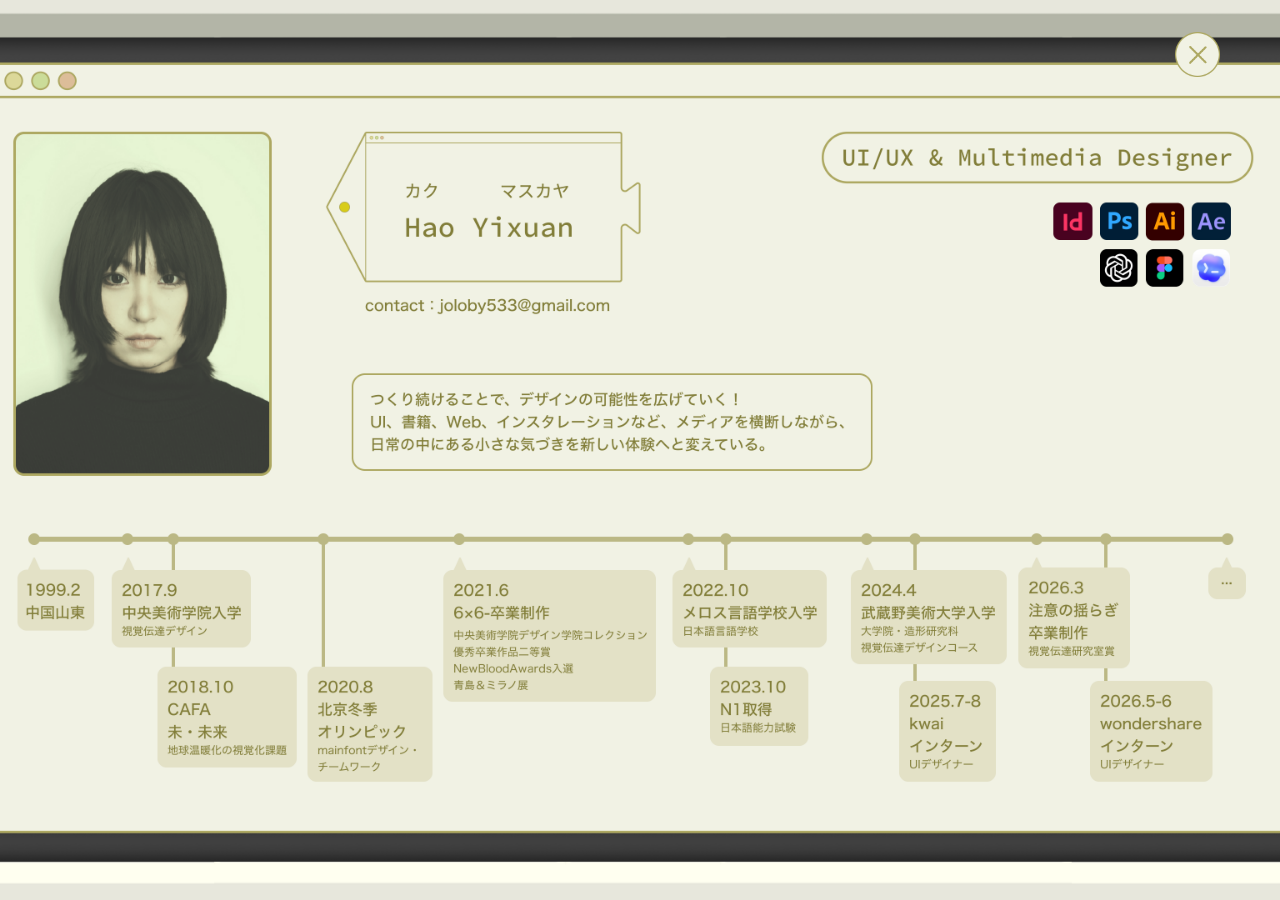
<file: about.html>
<!DOCTYPE html>
<html lang="en">
  <head>
    <meta charset="UTF-8" />
    <meta name="viewport" content="width=device-width, initial-scale=1.0" />
    <title>About Me / Hao Yixuan</title>
    <link rel="stylesheet" href="css/about.css?v=about-05" />
  </head>
  <body>
    <main class="about-page" aria-label="About Hao Yixuan">
      <img class="about-image" src="assets/aboutme-page.png" alt="About Me" />

      <a class="about-close" href="index.html" aria-label="Close About Me page"></a>
    </main>
  </body>
</html>
</file>
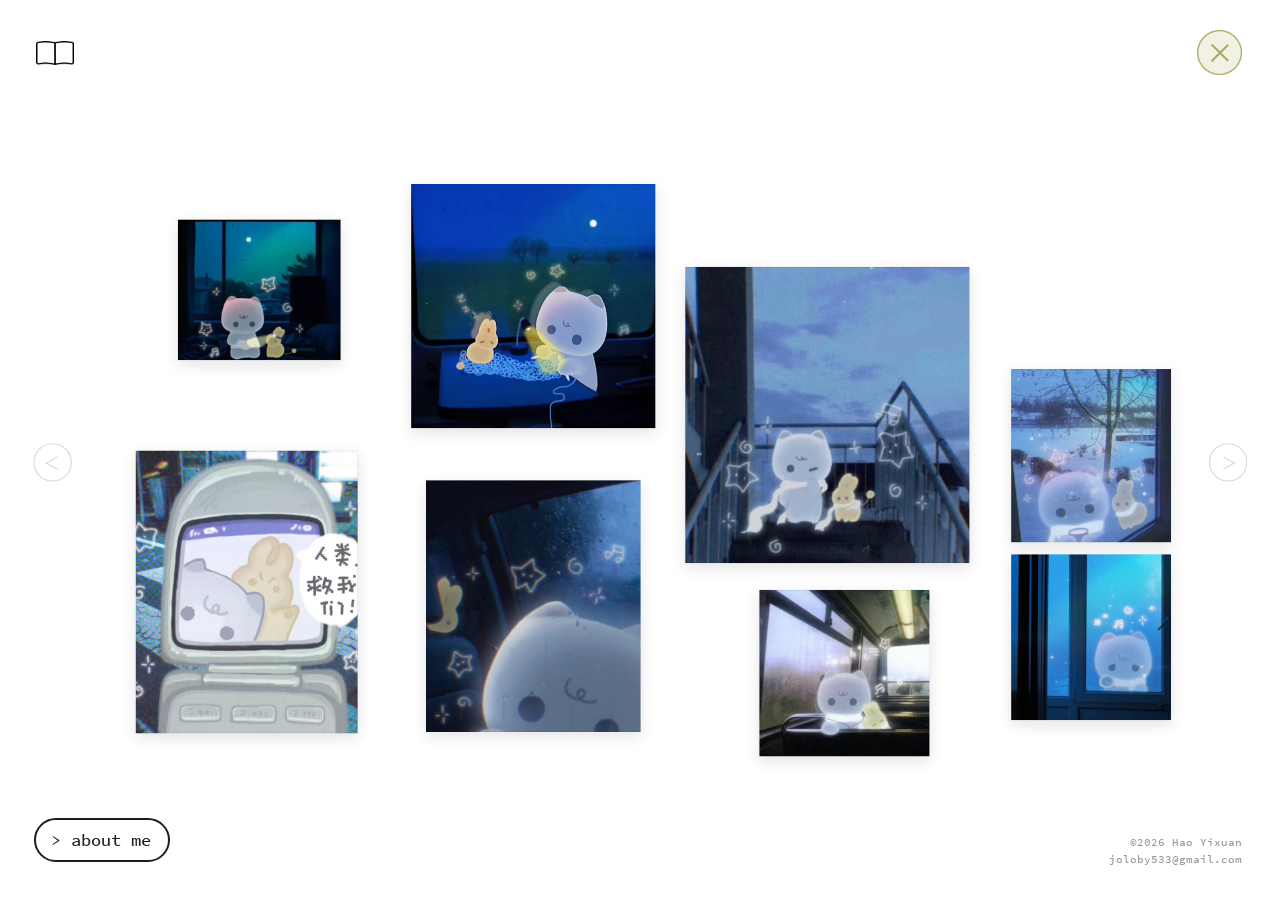
<file: otherworks.html>
<!DOCTYPE html>
<html lang="en">
  <head>
    <meta charset="UTF-8" />
    <meta name="viewport" content="width=device-width, initial-scale=1.0" />
    <title>Other Works / Hao Yixuan</title>
    <link rel="stylesheet" href="css/otherworks.css?v=otherworks-07" />
  </head>
  <body>
    <main class="otherworks-page" aria-label="Other works">
      <header class="fixed-edge-ui" aria-label="Primary navigation">
        <button class="edge-icon menu-toggle" type="button" aria-label="Open menu" aria-expanded="false">
          <img src="assets/icon-menu.png" alt="" />
        </button>

        <a class="edge-icon works-index" href="works.html" aria-label="Open works index">
          <img src="assets/icon-works-index.png" alt="" />
        </a>

        <nav class="menu-panel" aria-label="Menu">
          <a href="otherworks.html">other works</a>
          <a href="mailto:joloby533@gmail.com">contact</a>
        </nav>

        <a class="about-button" href="about.html"> &gt; about me </a>

        <footer class="site-footer">
          <p>©2026 Hao Yixuan</p>
          <a href="#" data-copy-email="joloby533@gmail.com">joloby533@gmail.com</a>
        </footer>
      </header>

      <section class="otherworks-stage" aria-label="Other works collage">
        <button class="otherworks-nav otherworks-nav-left" type="button" aria-label="Previous media">
          <img src="assets/works-detail-icon-left.svg" alt="" />
        </button>

        <div class="otherworks-collage otherworks-page-panel is-active" aria-label="Animation collage">
          <button
            class="otherworks-card otherworks-card-01"
            type="button"
            data-video-src="assets/otherworks-video-1.mp4"
            data-poster-src="assets/otherworks-video-poster-1.png"
            aria-label="Open other work video 1"
          >
            <video muted loop playsinline preload="metadata" poster="assets/otherworks-video-poster-1.png"></video>
          </button>

          <button
            class="otherworks-card otherworks-card-02"
            type="button"
            data-video-src="assets/otherworks-video-2.mp4"
            data-poster-src="assets/otherworks-video-poster-2.png"
            aria-label="Open other work video 2"
          >
            <video muted loop playsinline preload="metadata" poster="assets/otherworks-video-poster-2.png"></video>
          </button>

          <button
            class="otherworks-card otherworks-card-03"
            type="button"
            data-video-src="assets/otherworks-video-3.mp4"
            data-poster-src="assets/otherworks-video-poster-3.png"
            aria-label="Open other work video 3"
          >
            <video muted loop playsinline preload="metadata" poster="assets/otherworks-video-poster-3.png"></video>
          </button>

          <button
            class="otherworks-card otherworks-card-04"
            type="button"
            data-video-src="assets/otherworks-video-4.mp4"
            data-poster-src="assets/otherworks-video-poster-4.png"
            aria-label="Open other work video 4"
          >
            <video muted loop playsinline preload="metadata" poster="assets/otherworks-video-poster-4.png"></video>
          </button>

          <button
            class="otherworks-card otherworks-card-05"
            type="button"
            data-video-src="assets/otherworks-video-5.mp4"
            data-poster-src="assets/otherworks-video-poster-5.png"
            aria-label="Open other work video 5"
          >
            <video muted loop playsinline preload="metadata" poster="assets/otherworks-video-poster-5.png"></video>
          </button>

          <button
            class="otherworks-card otherworks-card-06"
            type="button"
            data-video-src="assets/otherworks-video-6.mp4"
            data-poster-src="assets/otherworks-video-poster-6.png"
            aria-label="Open other work video 6"
          >
            <video muted loop playsinline preload="metadata" poster="assets/otherworks-video-poster-6.png"></video>
          </button>

          <button
            class="otherworks-card otherworks-card-07"
            type="button"
            data-video-src="assets/otherworks-video-7.mp4"
            data-poster-src="assets/otherworks-video-poster-7.png"
            aria-label="Open other work video 7"
          >
            <video muted loop playsinline preload="metadata" poster="assets/otherworks-video-poster-7.png"></video>
          </button>

          <button
            class="otherworks-card otherworks-card-08"
            type="button"
            data-video-src="assets/otherworks-video-8.mp4"
            data-poster-src="assets/otherworks-video-poster-8.png"
            aria-label="Open other work video 8"
          >
            <video muted loop playsinline preload="metadata" poster="assets/otherworks-video-poster-8.png"></video>
          </button>
        </div>

        <div class="otherworks-collage otherworks-pic-collage otherworks-page-panel" aria-label="Picture collage">
          <figure class="otherworks-pic otherworks-pic-01">
            <img src="assets/otherworks-pic-1.png" alt="Other works picture 1" loading="lazy" />
          </figure>

          <figure class="otherworks-pic otherworks-pic-02">
            <img src="assets/otherworks-pic-2.png" alt="Other works picture 2" loading="lazy" />
          </figure>

          <figure class="otherworks-pic otherworks-pic-03">
            <img src="assets/otherworks-pic-3.png" alt="Other works picture 3" loading="lazy" />
          </figure>

          <figure class="otherworks-pic otherworks-pic-04">
            <img src="assets/otherworks-pic-4.jpg" alt="Other works picture 4" loading="lazy" />
          </figure>

          <figure class="otherworks-pic otherworks-pic-05">
            <img src="assets/otherworks-pic-5.JPG" alt="Other works picture 5" loading="lazy" />
          </figure>
        </div>

        <button class="otherworks-nav otherworks-nav-right" type="button" aria-label="Next media">
          <img src="assets/works-detail-icon-right.svg" alt="" />
        </button>
      </section>

      <a class="otherworks-close" href="index.html" aria-label="Close other works"></a>

      <div class="otherworks-modal" aria-hidden="true">
        <button class="otherworks-modal-backdrop" type="button" aria-label="Close video"></button>
        <div class="otherworks-modal-window" role="dialog" aria-modal="true" aria-label="Other works video preview">
          <video class="otherworks-modal-video" muted loop playsinline></video>
          <button class="otherworks-sound-toggle" type="button" aria-pressed="false">sound off</button>
        </div>
      </div>
    </main>

    <script src="js/otherworks.js?v=otherworks-06"></script>
  </body>
</html>
</file>
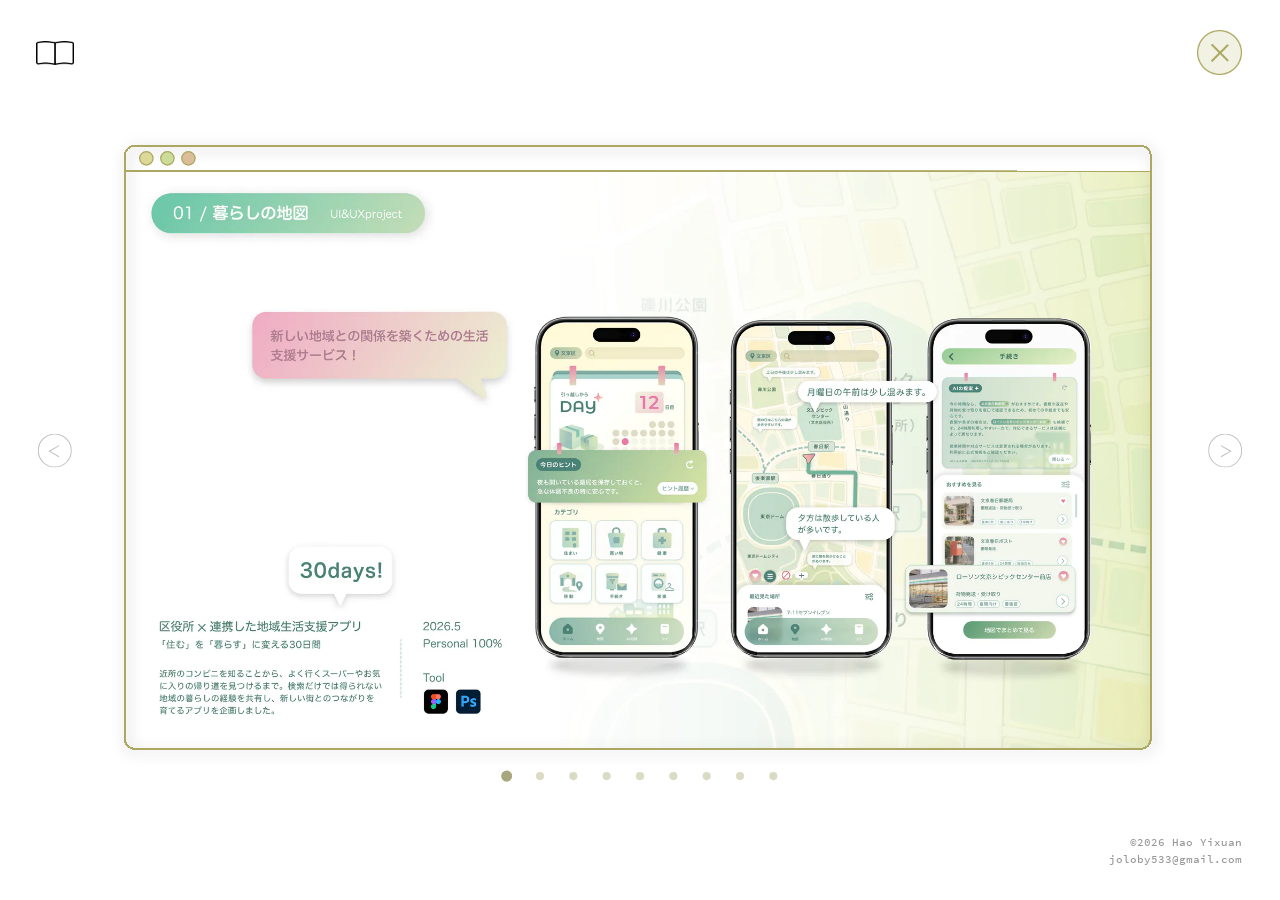
<file: project-01.html>
<!DOCTYPE html>
<html lang="en">
  <head>
    <meta charset="UTF-8" />
    <meta name="viewport" content="width=device-width, initial-scale=1.0" />
    <title>暮らしの地図 / Hao Yixuan Portfolio 2026</title>
    <link rel="stylesheet" href="css/project-detail.css?v=project-detail-11" />
  </head>
  <body>
    <main class="project-detail-page" aria-label="暮らしの地図 project detail">
      <header class="fixed-edge-ui" aria-label="Primary navigation">
        <button class="edge-icon menu-toggle" type="button" aria-label="Open menu" aria-expanded="false">
          <img src="assets/icon-menu.png" alt="" />
        </button>

        <a class="edge-icon works-index" href="works.html" aria-label="Open works index">
          <img src="assets/icon-works-index.png" alt="" />
        </a>

        <nav class="menu-panel" aria-label="Menu">
          <a href="works.html">other works</a>
          <a href="mailto:joloby533@gmail.com">contact</a>
        </nav>

        <a class="about-button" href="about.html"> &gt; about me </a>

        <footer class="site-footer">
          <p>©2026 Hao Yixuan</p>
          <a href="#" data-copy-email="joloby533@gmail.com">joloby533@gmail.com</a>
        </footer>
      </header>

      <section
        class="works-detail-stage"
        aria-label="暮らしの地図 project images"
        data-project-title="暮らしの地図"
      data-images="assets/optimized/works-detail-kurashi-1.webp, assets/optimized/works-detail-kurashi-2.webp, assets/optimized/works-detail-kurashi-2-1.webp, assets/optimized/works-detail-kurashi-3.webp, assets/optimized/works-detail-kurashi-3-1.webp, assets/optimized/works-detail-kurashi-4.webp, assets/optimized/works-detail-kurashi-5.webp, assets/optimized/works-detail-kurashi-6.webp, assets/optimized/works-detail-kurashi-7.webp"
      >
        <button class="works-detail-nav works-detail-nav-left" type="button" aria-label="Previous project image">
          <img src="assets/works-detail-icon-left.svg" alt="" />
        </button>

        <div class="works-detail-frame-wrap">
          <div class="works-detail-viewport">
            <div class="works-detail-scroll-area">
              <img class="works-detail-image" src="assets/optimized/works-detail-kurashi-1.webp" alt="暮らしの地図 page 1" loading="eager" fetchpriority="high" decoding="async" />
            </div>
          </div>

          <img class="works-detail-frame" src="assets/frame.svg" alt="" />
        </div>

        <button class="works-detail-nav works-detail-nav-right" type="button" aria-label="Next project image">
          <img src="assets/works-detail-icon-right.svg" alt="" />
        </button>

        <a class="works-detail-close" href="index.html" aria-label="Close project detail"></a>
      </section>
    </main>

    <script src="js/project-detail.js?v=project-detail-06"></script>
  </body>
</html>
</file>
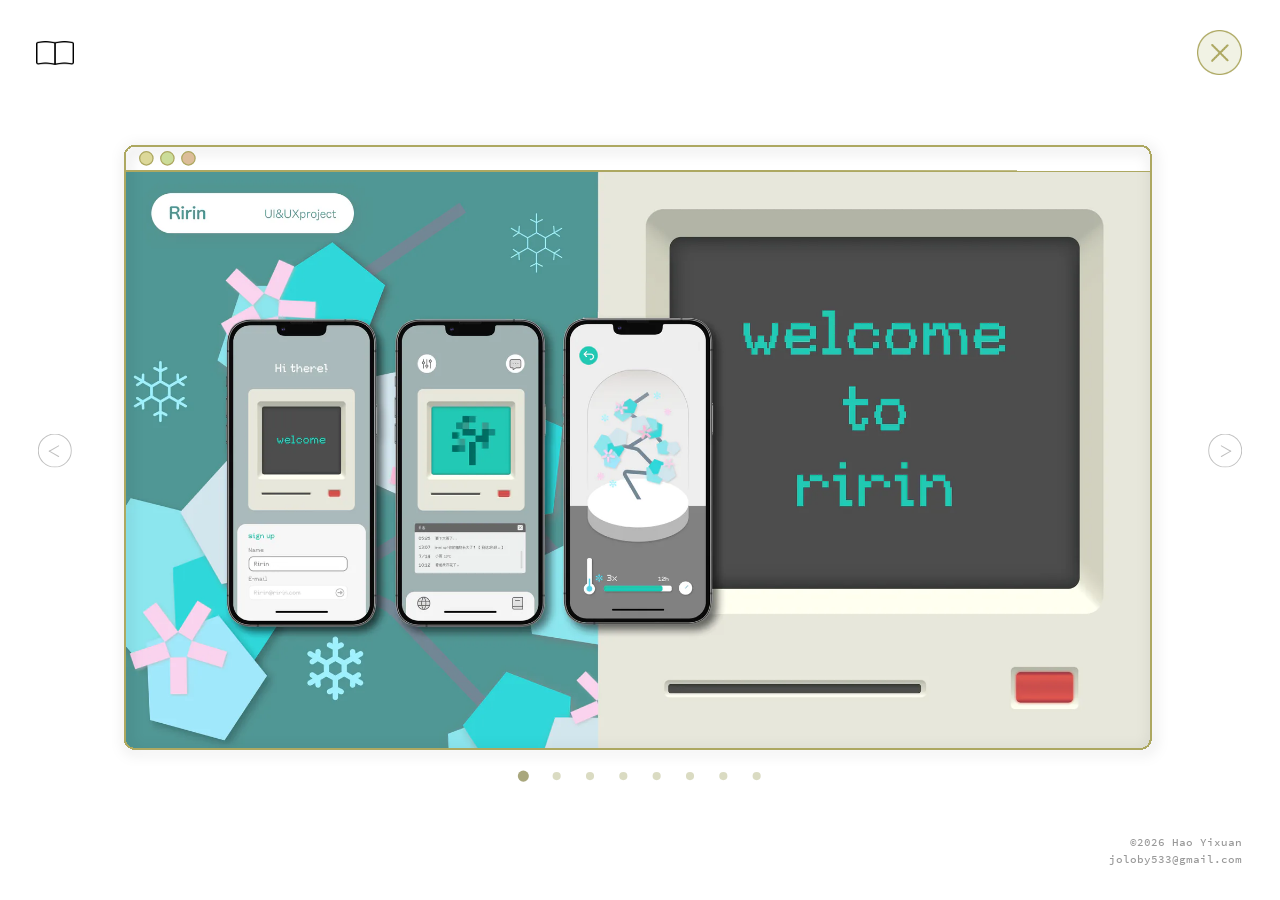
<file: project-02.html>
<!DOCTYPE html>
<html lang="en">
  <head>
    <meta charset="UTF-8" />
    <meta name="viewport" content="width=device-width, initial-scale=1.0" />
    <title>Ririn / Hao Yixuan Portfolio 2026</title>
    <link rel="stylesheet" href="css/project-detail.css?v=project-detail-11" />
  </head>
  <body>
    <main class="project-detail-page" aria-label="Ririn project detail">
      <header class="fixed-edge-ui" aria-label="Primary navigation">
        <button class="edge-icon menu-toggle" type="button" aria-label="Open menu" aria-expanded="false">
          <img src="assets/icon-menu.png" alt="" />
        </button>

        <a class="edge-icon works-index" href="works.html" aria-label="Open works index">
          <img src="assets/icon-works-index.png" alt="" />
        </a>

        <nav class="menu-panel" aria-label="Menu">
          <a href="works.html">other works</a>
          <a href="mailto:joloby533@gmail.com">contact</a>
        </nav>

        <a class="about-button" href="about.html"> &gt; about me </a>

        <footer class="site-footer">
          <p>©2026 Hao Yixuan</p>
          <a href="#" data-copy-email="joloby533@gmail.com">joloby533@gmail.com</a>
        </footer>
      </header>

      <section class="works-detail-stage" aria-label="Ririn project images">
        <button class="works-detail-nav works-detail-nav-left" type="button" aria-label="Previous project image">
          <img src="assets/works-detail-icon-left.svg" alt="" />
        </button>

        <div class="works-detail-frame-wrap">
          <div class="works-detail-viewport">
            <div class="works-detail-scroll-area">
              <img class="works-detail-image" src="assets/optimized/works-detail-ririn-1.webp" alt="Ririn project page 1" loading="eager" fetchpriority="high" decoding="async" />
            </div>
          </div>

          <img class="works-detail-frame" src="assets/frame.svg" alt="" />
        </div>

        <button class="works-detail-nav works-detail-nav-right" type="button" aria-label="Next project image">
          <img src="assets/works-detail-icon-right.svg" alt="" />
        </button>

        <a class="works-detail-close" href="index.html" aria-label="Close project detail"></a>
      </section>
    </main>

    <script src="js/project-detail.js?v=project-detail-06"></script>
  </body>
</html>
</file>
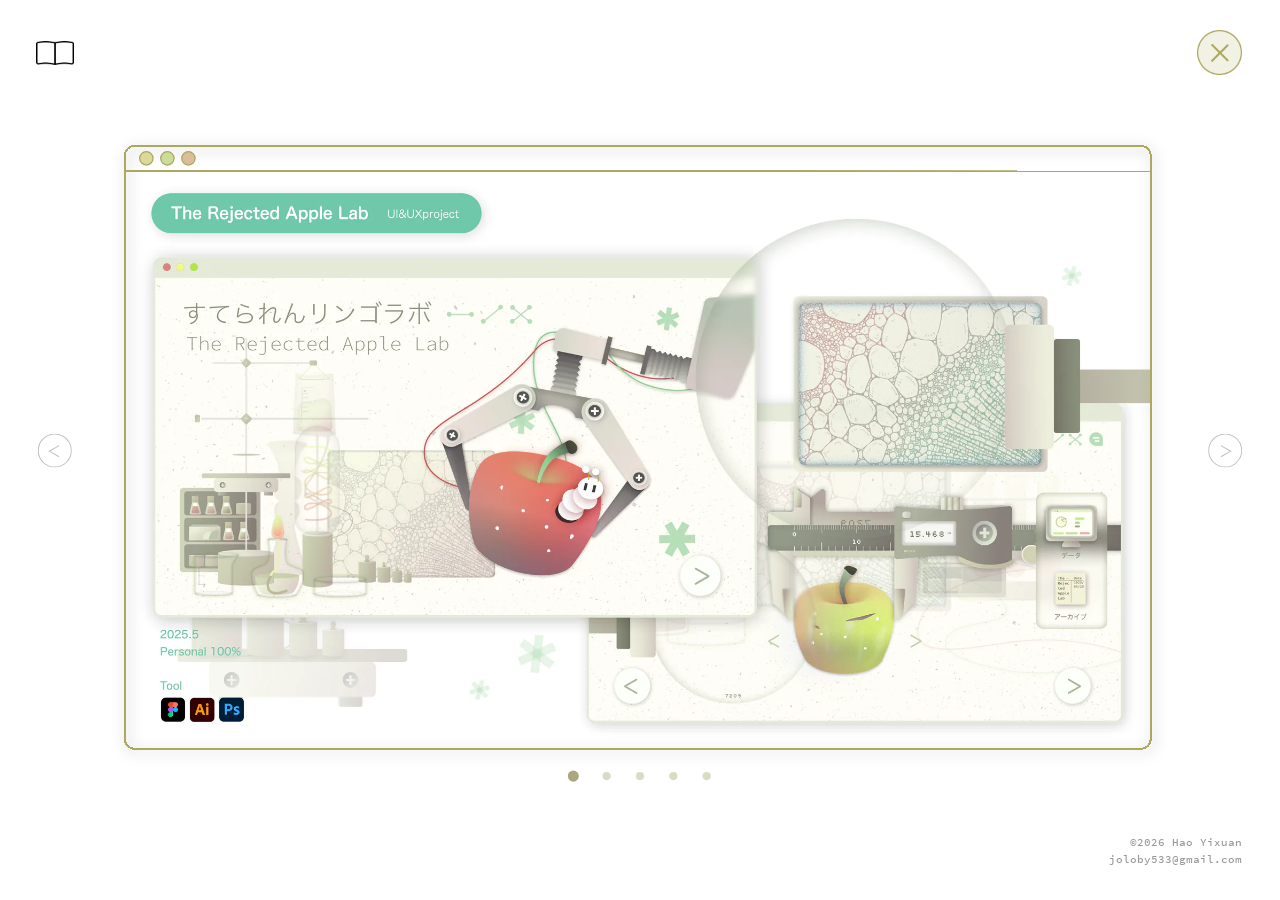
<file: project-03.html>
<!DOCTYPE html>
<html lang="en">
  <head>
    <meta charset="UTF-8" />
    <meta name="viewport" content="width=device-width, initial-scale=1.0" />
    <title>applelab / Hao Yixuan Portfolio 2026</title>
    <link rel="stylesheet" href="css/project-detail.css?v=project-detail-11" />
  </head>
  <body>
    <main class="project-detail-page" aria-label="applelab project detail">
      <header class="fixed-edge-ui" aria-label="Primary navigation">
        <button class="edge-icon menu-toggle" type="button" aria-label="Open menu" aria-expanded="false">
          <img src="assets/icon-menu.png" alt="" />
        </button>

        <a class="edge-icon works-index" href="works.html" aria-label="Open works index">
          <img src="assets/icon-works-index.png" alt="" />
        </a>

        <nav class="menu-panel" aria-label="Menu">
          <a href="works.html">other works</a>
          <a href="mailto:joloby533@gmail.com">contact</a>
        </nav>

        <a class="about-button" href="about.html"> &gt; about me </a>

        <footer class="site-footer">
          <p>©2026 Hao Yixuan</p>
          <a href="#" data-copy-email="joloby533@gmail.com">joloby533@gmail.com</a>
        </footer>
      </header>

      <section
        class="works-detail-stage"
        aria-label="applelab project images"
        data-project-title="applelab"
        data-images="assets/optimized/works-detail-applelab-1.webp, assets/optimized/works-detail-applelab-2.webp, assets/optimized/works-detail-applelab-3.webp, assets/optimized/works-detail-applelab-4.webp, assets/optimized/works-detail-applelab-5.webp"
      >
        <button class="works-detail-nav works-detail-nav-left" type="button" aria-label="Previous project image">
          <img src="assets/works-detail-icon-left.svg" alt="" />
        </button>

        <div class="works-detail-frame-wrap">
          <div class="works-detail-viewport">
            <div class="works-detail-scroll-area">
              <img class="works-detail-image" src="assets/optimized/works-detail-applelab-1.webp" alt="applelab page 1" loading="eager" fetchpriority="high" decoding="async" />
            </div>
          </div>

          <img class="works-detail-frame" src="assets/frame.svg" alt="" />
        </div>

        <button class="works-detail-nav works-detail-nav-right" type="button" aria-label="Next project image">
          <img src="assets/works-detail-icon-right.svg" alt="" />
        </button>

        <a class="works-detail-close" href="index.html" aria-label="Close project detail"></a>
      </section>
    </main>

    <script src="js/project-detail.js?v=project-detail-06"></script>
  </body>
</html>
</file>
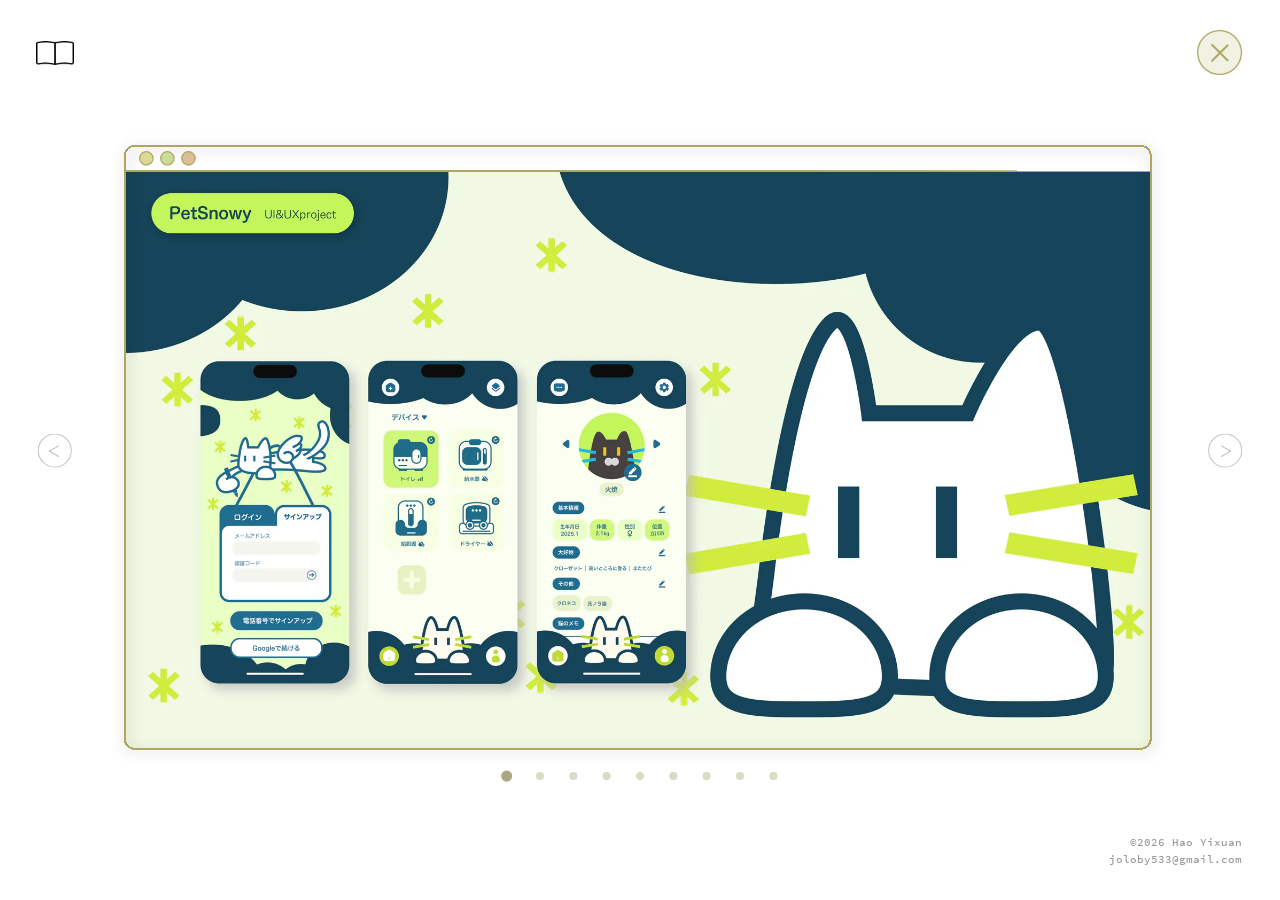
<file: project-04.html>
<!DOCTYPE html>
<html lang="en">
  <head>
    <meta charset="UTF-8" />
    <meta name="viewport" content="width=device-width, initial-scale=1.0" />
    <title>petsnowy / Hao Yixuan Portfolio 2026</title>
    <link rel="stylesheet" href="css/project-detail.css?v=project-detail-11" />
  </head>
  <body>
    <main class="project-detail-page" aria-label="petsnowy project detail">
      <header class="fixed-edge-ui" aria-label="Primary navigation">
        <button class="edge-icon menu-toggle" type="button" aria-label="Open menu" aria-expanded="false">
          <img src="assets/icon-menu.png" alt="" />
        </button>

        <a class="edge-icon works-index" href="works.html" aria-label="Open works index">
          <img src="assets/icon-works-index.png" alt="" />
        </a>

        <nav class="menu-panel" aria-label="Menu">
          <a href="works.html">other works</a>
          <a href="mailto:joloby533@gmail.com">contact</a>
        </nav>

        <a class="about-button" href="about.html"> &gt; about me </a>

        <footer class="site-footer">
          <p>©2026 Hao Yixuan</p>
          <a href="#" data-copy-email="joloby533@gmail.com">joloby533@gmail.com</a>
        </footer>
      </header>

      <section
        class="works-detail-stage"
        aria-label="petsnowy project images"
        data-project-title="petsnowy"
        data-images="assets/optimized/works-detail-petsnowy-1.webp, assets/optimized/works-detail-petsnowy-2.webp, assets/optimized/works-detail-petsnowy-3.webp, assets/optimized/works-detail-petsnowy-4.webp, assets/optimized/works-detail-petsnowy-5.webp, assets/optimized/works-detail-petsnowy-6.webp, assets/optimized/works-detail-petsnowy-7.webp, assets/optimized/works-detail-petsnowy-8.webp, assets/optimized/works-detail-petsnowy-9.webp"
      >
        <button class="works-detail-nav works-detail-nav-left" type="button" aria-label="Previous project image">
          <img src="assets/works-detail-icon-left.svg" alt="" />
        </button>

        <div class="works-detail-frame-wrap">
          <div class="works-detail-viewport">
            <div class="works-detail-scroll-area">
              <img class="works-detail-image" src="assets/optimized/works-detail-petsnowy-1.webp" alt="petsnowy page 1" loading="eager" fetchpriority="high" decoding="async" />
            </div>
          </div>

          <img class="works-detail-frame" src="assets/frame.svg" alt="" />
        </div>

        <button class="works-detail-nav works-detail-nav-right" type="button" aria-label="Next project image">
          <img src="assets/works-detail-icon-right.svg" alt="" />
        </button>

        <a class="works-detail-close" href="index.html" aria-label="Close project detail"></a>
      </section>
    </main>

    <script src="js/project-detail.js?v=project-detail-06"></script>
  </body>
</html>
</file>
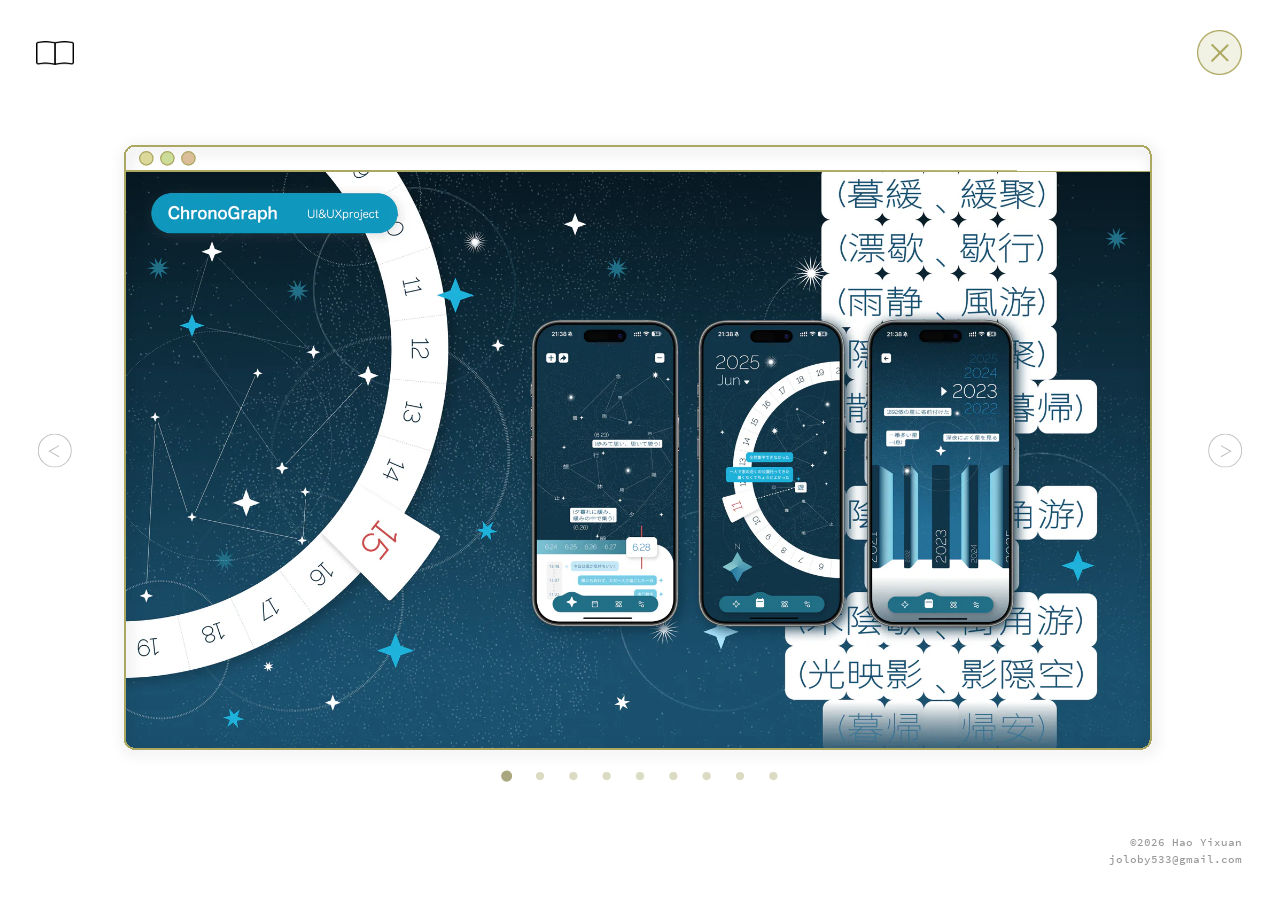
<file: project-05.html>
<!DOCTYPE html>
<html lang="en">
  <head>
    <meta charset="UTF-8" />
    <meta name="viewport" content="width=device-width, initial-scale=1.0" />
    <title>ChronoGraph / Hao Yixuan Portfolio 2026</title>
    <link rel="stylesheet" href="css/project-detail.css?v=project-detail-11" />
  </head>
  <body>
    <main class="project-detail-page" aria-label="ChronoGraph project detail">
      <header class="fixed-edge-ui" aria-label="Primary navigation">
        <button class="edge-icon menu-toggle" type="button" aria-label="Open menu" aria-expanded="false">
          <img src="assets/icon-menu.png" alt="" />
        </button>

        <a class="edge-icon works-index" href="works.html" aria-label="Open works index">
          <img src="assets/icon-works-index.png" alt="" />
        </a>

        <nav class="menu-panel" aria-label="Menu">
          <a href="works.html">other works</a>
          <a href="mailto:joloby533@gmail.com">contact</a>
        </nav>

        <a class="about-button" href="about.html"> &gt; about me </a>

        <footer class="site-footer">
          <p>©2026 Hao Yixuan</p>
          <a href="#" data-copy-email="joloby533@gmail.com">joloby533@gmail.com</a>
        </footer>
      </header>

      <section
        class="works-detail-stage"
        aria-label="ChronoGraph project images"
        data-project-title="ChronoGraph"
        data-images="assets/optimized/works-detail-chrono-1.webp, assets/optimized/works-detail-chrono-2.webp, assets/optimized/works-detail-chrono-3.webp, assets/optimized/works-detail-chrono-4.webp, assets/optimized/works-detail-chrono-5.webp, assets/optimized/works-detail-chrono-6.webp, assets/optimized/works-detail-chrono-7.webp, assets/optimized/works-detail-chrono-8.webp, assets/optimized/works-detail-chrono-9.webp"
      >
        <button class="works-detail-nav works-detail-nav-left" type="button" aria-label="Previous project image">
          <img src="assets/works-detail-icon-left.svg" alt="" />
        </button>

        <div class="works-detail-frame-wrap">
          <div class="works-detail-viewport">
            <div class="works-detail-scroll-area">
              <img class="works-detail-image" src="assets/optimized/works-detail-chrono-1.webp" alt="ChronoGraph page 1" loading="eager" fetchpriority="high" decoding="async" />
            </div>
          </div>

          <img class="works-detail-frame" src="assets/frame.svg" alt="" />
        </div>

        <button class="works-detail-nav works-detail-nav-right" type="button" aria-label="Next project image">
          <img src="assets/works-detail-icon-right.svg" alt="" />
        </button>

        <a class="works-detail-close" href="index.html" aria-label="Close project detail"></a>
      </section>
    </main>

    <script src="js/project-detail.js?v=project-detail-06"></script>
  </body>
</html>
</file>
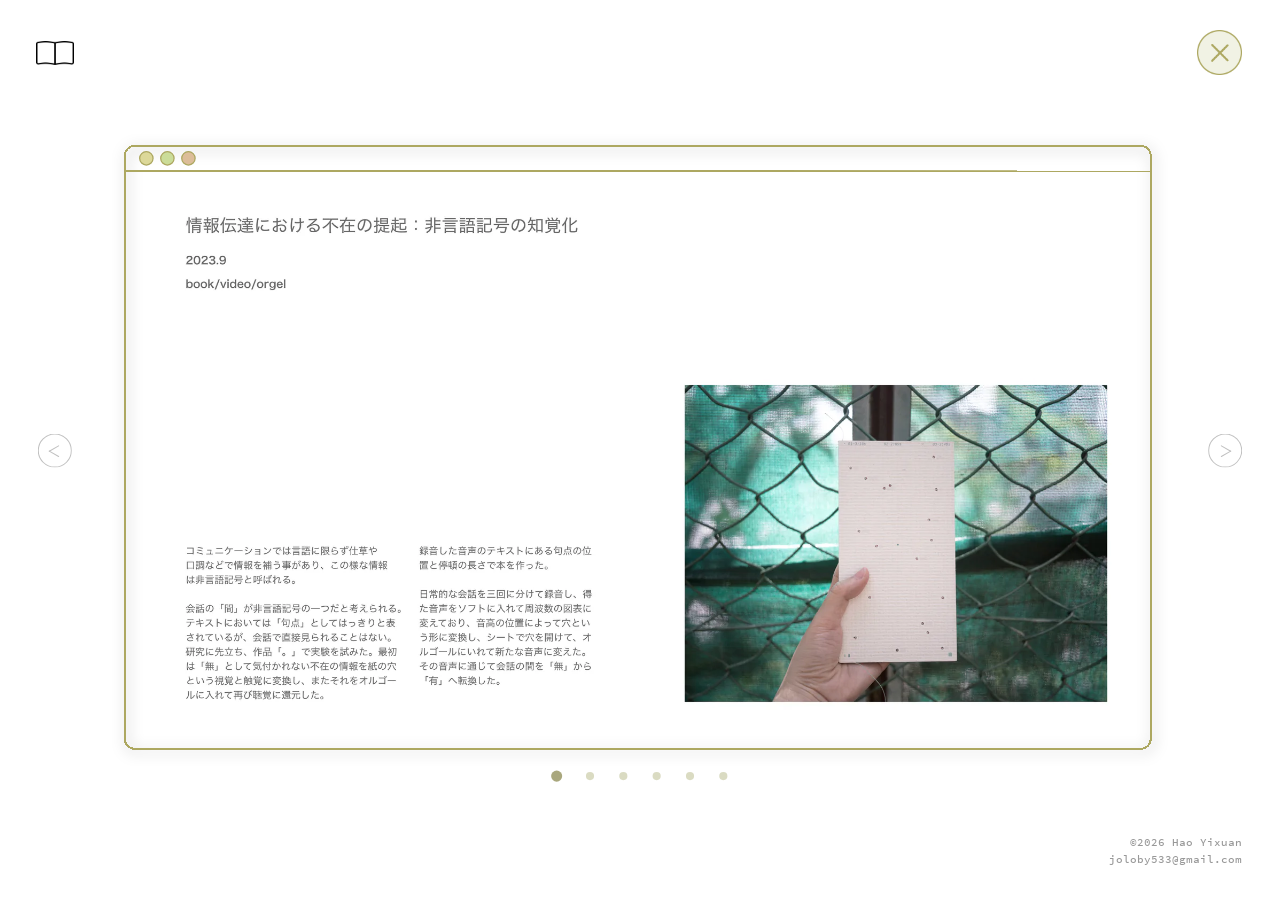
<file: project-06.html>
<!DOCTYPE html>
<html lang="en">
  <head>
    <meta charset="UTF-8" />
    <meta name="viewport" content="width=device-width, initial-scale=1.0" />
    <title>非言語記号の可視化 / Hao Yixuan Portfolio 2026</title>
    <link rel="stylesheet" href="css/project-detail.css?v=project-detail-11" />
  </head>
  <body>
    <main class="project-detail-page" aria-label="非言語記号の可視化 project detail">
      <header class="fixed-edge-ui" aria-label="Primary navigation">
        <button class="edge-icon menu-toggle" type="button" aria-label="Open menu" aria-expanded="false">
          <img src="assets/icon-menu.png" alt="" />
        </button>

        <a class="edge-icon works-index" href="works.html" aria-label="Open works index">
          <img src="assets/icon-works-index.png" alt="" />
        </a>

        <nav class="menu-panel" aria-label="Menu">
          <a href="works.html">other works</a>
          <a href="mailto:joloby533@gmail.com">contact</a>
        </nav>

        <a class="about-button" href="about.html"> &gt; about me </a>

        <footer class="site-footer">
          <p>©2026 Hao Yixuan</p>
          <a href="#" data-copy-email="joloby533@gmail.com">joloby533@gmail.com</a>
        </footer>
      </header>

      <section
        class="works-detail-stage"
        aria-label="非言語記号の可視化 project images"
        data-project-title="非言語記号の可視化"
        data-images="assets/optimized/works-detail-higenngo-1.webp, assets/optimized/works-detail-higenngo-2.webp, assets/optimized/works-detail-higenngo-3.webp, assets/optimized/works-detail-higenngo-4.webp, assets/optimized/works-detail-higenngo-5.webp, assets/optimized/works-detail-higenngo-6.webp"
      >
        <button class="works-detail-nav works-detail-nav-left" type="button" aria-label="Previous project image">
          <img src="assets/works-detail-icon-left.svg" alt="" />
        </button>

        <div class="works-detail-frame-wrap">
          <div class="works-detail-viewport">
            <div class="works-detail-scroll-area">
              <img class="works-detail-image" src="assets/optimized/works-detail-higenngo-1.webp" alt="非言語記号の可視化 page 1" loading="eager" fetchpriority="high" decoding="async" />
            </div>
          </div>

          <img class="works-detail-frame" src="assets/frame.svg" alt="" />
        </div>

        <button class="works-detail-nav works-detail-nav-right" type="button" aria-label="Next project image">
          <img src="assets/works-detail-icon-right.svg" alt="" />
        </button>

        <a class="works-detail-close" href="index.html" aria-label="Close project detail"></a>
      </section>
    </main>

    <script src="js/project-detail.js?v=project-detail-06"></script>
  </body>
</html>
</file>
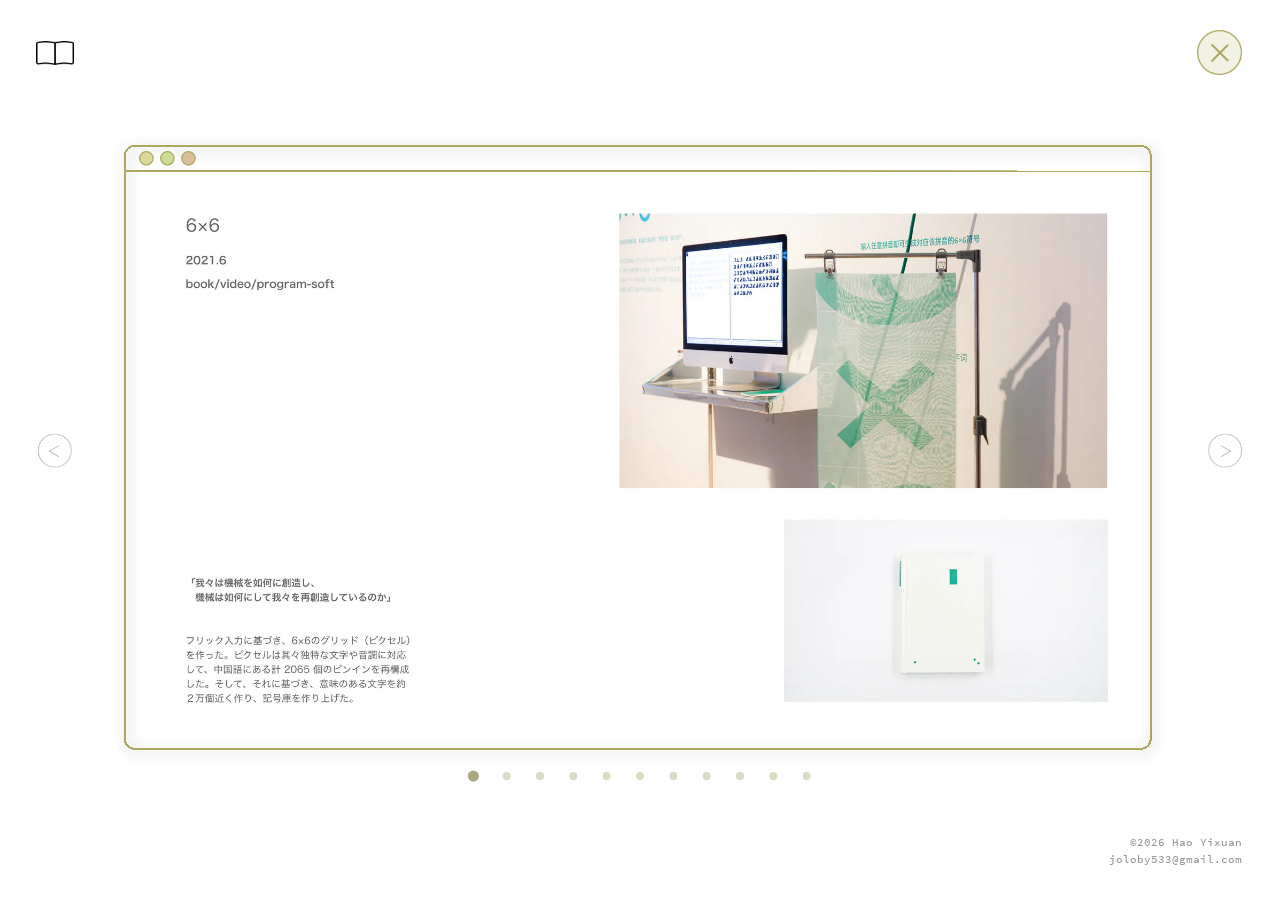
<file: project-07.html>
<!DOCTYPE html>
<html lang="en">
  <head>
    <meta charset="UTF-8" />
    <meta name="viewport" content="width=device-width, initial-scale=1.0" />
    <title>6x6 / Hao Yixuan Portfolio 2026</title>
    <link rel="stylesheet" href="css/project-detail.css?v=project-detail-11" />
  </head>
  <body>
    <main class="project-detail-page" aria-label="6x6 project detail">
      <header class="fixed-edge-ui" aria-label="Primary navigation">
        <button class="edge-icon menu-toggle" type="button" aria-label="Open menu" aria-expanded="false">
          <img src="assets/icon-menu.png" alt="" />
        </button>

        <a class="edge-icon works-index" href="works.html" aria-label="Open works index">
          <img src="assets/icon-works-index.png" alt="" />
        </a>

        <nav class="menu-panel" aria-label="Menu">
          <a href="works.html">other works</a>
          <a href="mailto:joloby533@gmail.com">contact</a>
        </nav>

        <a class="about-button" href="about.html"> &gt; about me </a>

        <footer class="site-footer">
          <p>©2026 Hao Yixuan</p>
          <a href="#" data-copy-email="joloby533@gmail.com">joloby533@gmail.com</a>
        </footer>
      </header>

      <section
        class="works-detail-stage"
        aria-label="6x6 project images"
        data-project-title="6x6"
        data-images="assets/optimized/works-detail-6x6-1.webp, assets/optimized/works-detail-6x6-2.webp, assets/optimized/works-detail-6x6-3.webp, assets/optimized/works-detail-6x6-4.webp, assets/optimized/works-detail-6x6-5.webp, assets/optimized/works-detail-6x6-6.webp, assets/optimized/works-detail-6x6-7.webp, assets/optimized/works-detail-6x6-8.webp, assets/optimized/works-detail-6x6-9.webp, assets/optimized/works-detail-6x6-10.webp, assets/optimized/works-detail-6x6-11.webp"
      >
        <button class="works-detail-nav works-detail-nav-left" type="button" aria-label="Previous project image">
          <img src="assets/works-detail-icon-left.svg" alt="" />
        </button>

        <div class="works-detail-frame-wrap">
          <div class="works-detail-viewport">
            <div class="works-detail-scroll-area">
              <img class="works-detail-image" src="assets/optimized/works-detail-6x6-1.webp" alt="6x6 page 1" loading="eager" fetchpriority="high" decoding="async" />
            </div>
          </div>

          <img class="works-detail-frame" src="assets/frame.svg" alt="" />
        </div>

        <button class="works-detail-nav works-detail-nav-right" type="button" aria-label="Next project image">
          <img src="assets/works-detail-icon-right.svg" alt="" />
        </button>

        <a class="works-detail-close" href="index.html" aria-label="Close project detail"></a>
      </section>
    </main>

    <script src="js/project-detail.js?v=project-detail-06"></script>
  </body>
</html>
</file>
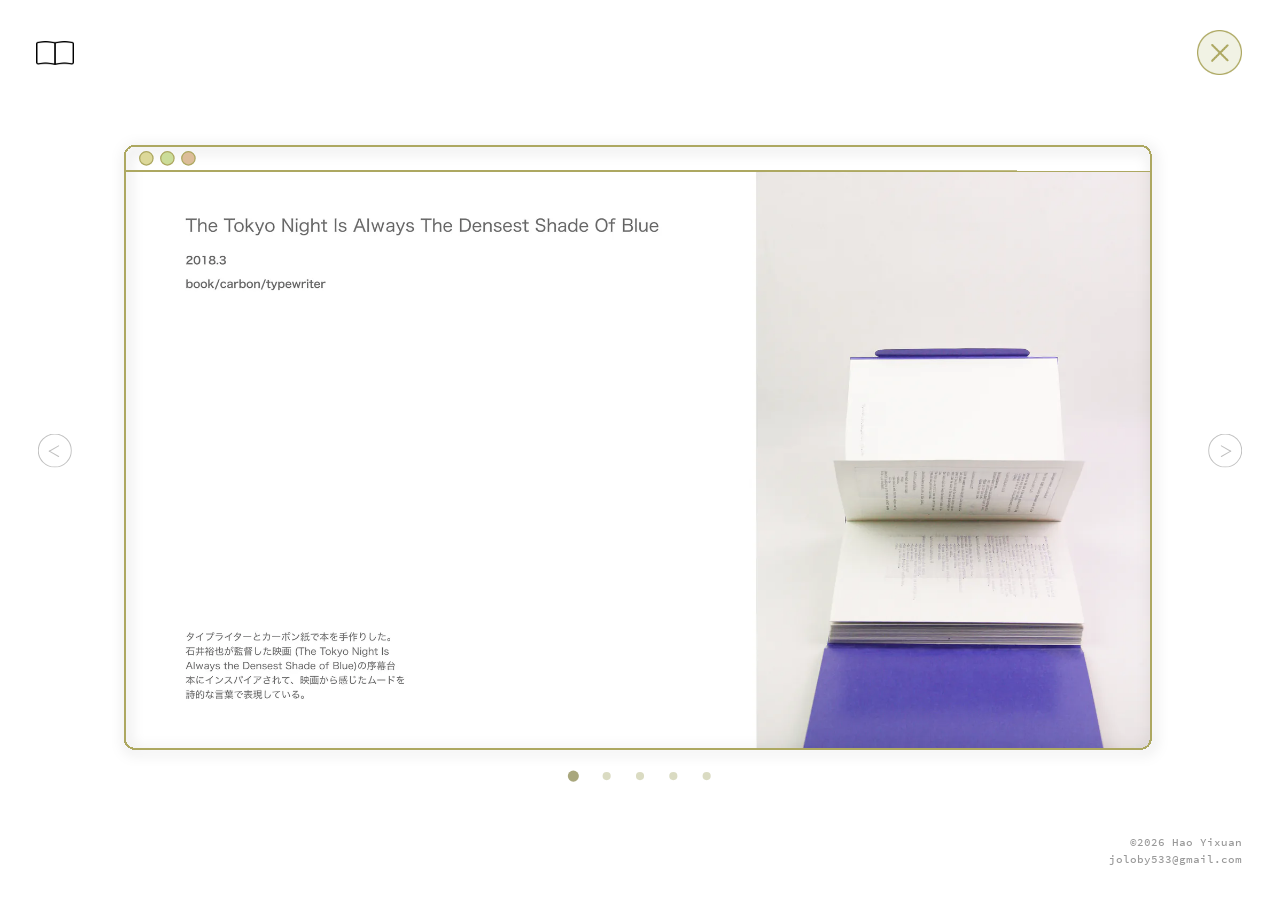
<file: project-08.html>
<!DOCTYPE html>
<html lang="en">
  <head>
    <meta charset="UTF-8" />
    <meta name="viewport" content="width=device-width, initial-scale=1.0" />
    <title>the tokyo night / Hao Yixuan Portfolio 2026</title>
    <link rel="stylesheet" href="css/project-detail.css?v=project-detail-11" />
  </head>
  <body>
    <main class="project-detail-page" aria-label="the tokyo night project detail">
      <header class="fixed-edge-ui" aria-label="Primary navigation">
        <button class="edge-icon menu-toggle" type="button" aria-label="Open menu" aria-expanded="false">
          <img src="assets/icon-menu.png" alt="" />
        </button>

        <a class="edge-icon works-index" href="works.html" aria-label="Open works index">
          <img src="assets/icon-works-index.png" alt="" />
        </a>

        <nav class="menu-panel" aria-label="Menu">
          <a href="works.html">other works</a>
          <a href="mailto:joloby533@gmail.com">contact</a>
        </nav>

        <a class="about-button" href="about.html"> &gt; about me </a>

        <footer class="site-footer">
          <p>©2026 Hao Yixuan</p>
          <a href="#" data-copy-email="joloby533@gmail.com">joloby533@gmail.com</a>
        </footer>
      </header>

      <section
        class="works-detail-stage"
        aria-label="the tokyo night project images"
        data-project-title="the tokyo night"
        data-images="assets/optimized/works-detail-tokyo-1.webp, assets/optimized/works-detail-tokyo-2.webp, assets/optimized/works-detail-tokyo-3.webp, assets/optimized/works-detail-tokyo-4.webp, assets/optimized/works-detail-tokyo-5.webp"
      >
        <button class="works-detail-nav works-detail-nav-left" type="button" aria-label="Previous project image">
          <img src="assets/works-detail-icon-left.svg" alt="" />
        </button>

        <div class="works-detail-frame-wrap">
          <div class="works-detail-viewport">
            <div class="works-detail-scroll-area">
              <img class="works-detail-image" src="assets/optimized/works-detail-tokyo-1.webp" alt="the tokyo night page 1" loading="eager" fetchpriority="high" decoding="async" />
            </div>
          </div>

          <img class="works-detail-frame" src="assets/frame.svg" alt="" />
        </div>

        <button class="works-detail-nav works-detail-nav-right" type="button" aria-label="Next project image">
          <img src="assets/works-detail-icon-right.svg" alt="" />
        </button>

        <a class="works-detail-close" href="index.html" aria-label="Close project detail"></a>
      </section>
    </main>

    <script src="js/project-detail.js?v=project-detail-06"></script>
  </body>
</html>
</file>
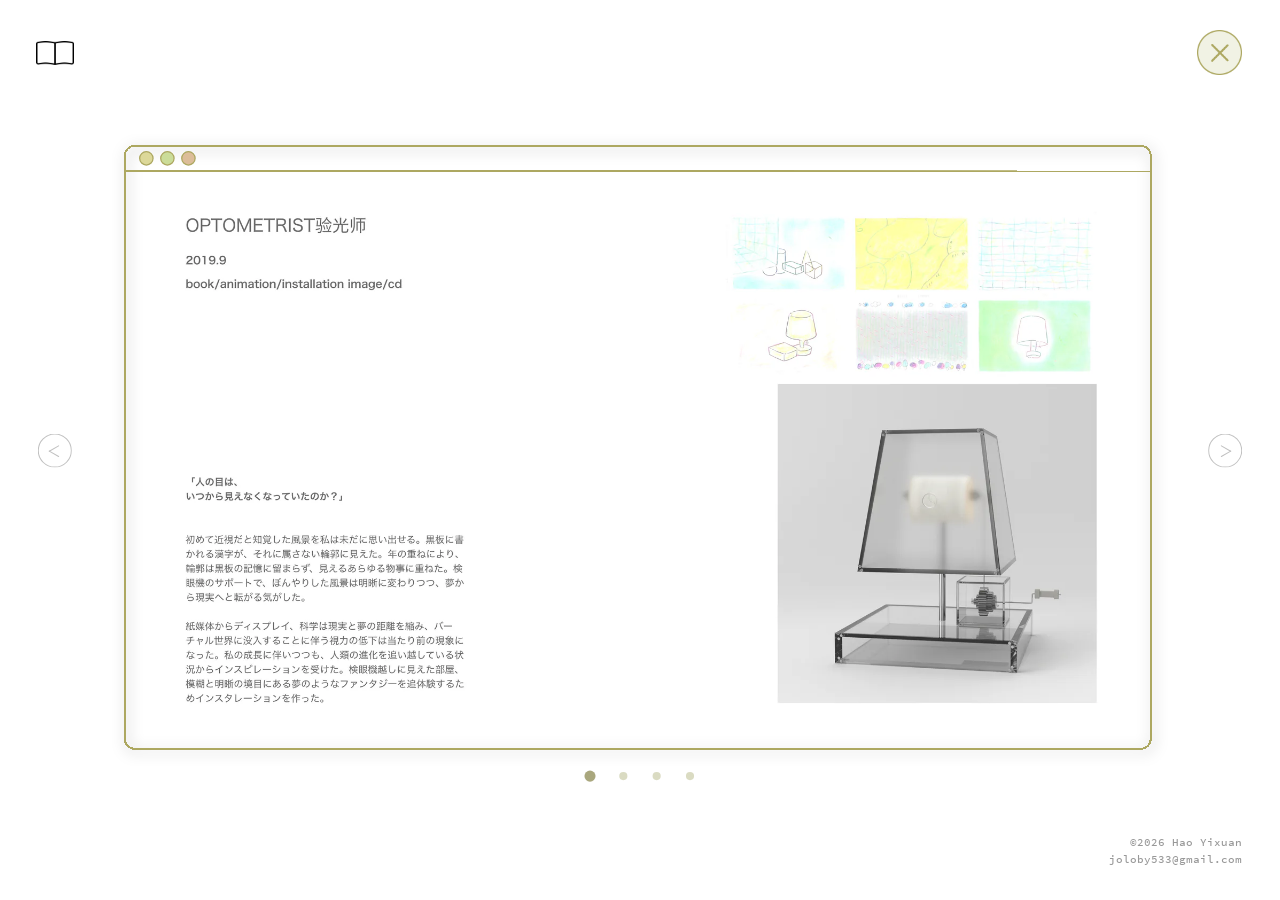
<file: project-09.html>
<!DOCTYPE html>
<html lang="en">
  <head>
    <meta charset="UTF-8" />
    <meta name="viewport" content="width=device-width, initial-scale=1.0" />
    <title>OPTOMETRIST / Hao Yixuan Portfolio 2026</title>
    <link rel="stylesheet" href="css/project-detail.css?v=project-detail-11" />
  </head>
  <body>
    <main class="project-detail-page" aria-label="OPTOMETRIST project detail">
      <header class="fixed-edge-ui" aria-label="Primary navigation">
        <button class="edge-icon menu-toggle" type="button" aria-label="Open menu" aria-expanded="false">
          <img src="assets/icon-menu.png" alt="" />
        </button>

        <a class="edge-icon works-index" href="works.html" aria-label="Open works index">
          <img src="assets/icon-works-index.png" alt="" />
        </a>

        <nav class="menu-panel" aria-label="Menu">
          <a href="works.html">other works</a>
          <a href="mailto:joloby533@gmail.com">contact</a>
        </nav>

        <a class="about-button" href="about.html"> &gt; about me </a>

        <footer class="site-footer">
          <p>©2026 Hao Yixuan</p>
          <a href="#" data-copy-email="joloby533@gmail.com">joloby533@gmail.com</a>
        </footer>
      </header>

      <section
        class="works-detail-stage"
        aria-label="OPTOMETRIST project images"
        data-project-title="OPTOMETRIST"
        data-images="assets/optimized/works-detail-OPTOMETRIST-1.webp, assets/optimized/works-detail-OPTOMETRIST-2.webp, assets/optimized/works-detail-OPTOMETRIST-3.webp, assets/optimized/works-detail-OPTOMETRIST-4.webp"
      >
        <button class="works-detail-nav works-detail-nav-left" type="button" aria-label="Previous project image">
          <img src="assets/works-detail-icon-left.svg" alt="" />
        </button>

        <div class="works-detail-frame-wrap">
          <div class="works-detail-viewport">
            <div class="works-detail-scroll-area">
              <img class="works-detail-image" src="assets/optimized/works-detail-OPTOMETRIST-1.webp" alt="OPTOMETRIST page 1" loading="eager" fetchpriority="high" decoding="async" />
            </div>
          </div>

          <img class="works-detail-frame" src="assets/frame.svg" alt="" />
        </div>

        <button class="works-detail-nav works-detail-nav-right" type="button" aria-label="Next project image">
          <img src="assets/works-detail-icon-right.svg" alt="" />
        </button>

        <a class="works-detail-close" href="index.html" aria-label="Close project detail"></a>
      </section>
    </main>

    <script src="js/project-detail.js?v=project-detail-06"></script>
  </body>
</html>
</file>
<file: css/about.css>
* {
  box-sizing: border-box;
}

html,
body {
  width: 100%;
  height: 100%;
  margin: 0;
}

body {
  overflow: hidden;
  background: #ffffff;
}

.about-page {
  position: relative;
  width: 100vw;
  height: 100vh;
  overflow: hidden;
  background: #ffffff;
}

.about-image {
  position: absolute;
  left: 50%;
  top: 50%;
  display: block;
  width: 100vw;
  max-width: none;
  height: auto;
  transform: translate(-50%, -50%);
  user-select: none;
  -webkit-user-drag: none;
}

@media (max-aspect-ratio: 16 / 9) {
  .about-image {
    width: auto;
    height: 100vh;
  }
}

.about-close {
  position: fixed;
  top: 32px;
  right: 60px;
  z-index: 10;
  display: block;
  width: 45px;
  height: 45px;
  background-image: url("../assets/about-close-default.png");
  background-repeat: no-repeat;
  background-position: center;
  background-size: contain;
}

.about-close:hover,
.about-close:focus-visible {
  background-image: url("../assets/about-close-hover.png");
  outline: none;
}
</file>
<file: css/otherworks.css>
@font-face {
  font-family: "SourceCodePro";
  src: url("../assets/source-code-pro-medium.ttf") format("truetype");
  font-weight: 500;
  font-style: normal;
  font-display: swap;
}

:root {
  --ink: #1e1e1e;
  --footer-gray: #989898;
}

* {
  box-sizing: border-box;
}

html,
body {
  width: 100%;
  height: 100%;
  margin: 0;
}

body {
  overflow: hidden;
  background: #ffffff;
  color: var(--ink);
  font-family: "SourceCodePro", "Courier New", monospace;
}

button,
a {
  -webkit-tap-highlight-color: transparent;
}

button {
  font: inherit;
}

.otherworks-page {
  position: fixed;
  inset: 0;
  width: 100vw;
  height: 100vh;
  overflow: hidden;
  background: #ffffff;
}

.fixed-edge-ui {
  position: fixed;
  inset: 0;
  z-index: 1000;
  pointer-events: none;
}

.edge-icon {
  position: absolute;
  z-index: 110;
  display: grid;
  padding: 0;
  place-items: center;
  border: 0;
  border-radius: 4px;
  background: transparent;
  cursor: pointer;
  pointer-events: auto;
}

.edge-icon img {
  display: block;
  width: 100%;
  height: auto;
}

.menu-toggle {
  display: none;
}

.menu-toggle img {
  width: 37px;
}

.menu-toggle:hover,
.menu-toggle.is-open {
  left: 26px;
  top: 30px;
  width: 54px;
  height: 54px;
  background: var(--ink);
}

.menu-toggle:hover img,
.menu-toggle.is-open img {
  width: 36px;
  filter: invert(1);
  transform: scale(0.72);
}

.works-index {
  left: 36px;
  top: 41px;
  width: 38px;
  height: 24px;
}

.works-index img {
  width: 38px;
}

.works-index:hover,
.works-index:focus-visible {
  left: 26px;
  top: 30px;
  width: 54px;
  height: 54px;
  background: var(--ink);
  outline: none;
}

.works-index:hover img,
.works-index:focus-visible img {
  width: 38px;
  filter: invert(1);
}

.menu-panel {
  display: none;
}

.menu-panel::before {
  content: "";
  position: absolute;
  left: 0;
  top: -22px;
  width: 100%;
  height: 22px;
}

.menu-panel.is-open,
.menu-toggle:hover ~ .menu-panel,
.menu-panel:hover {
  opacity: 1;
  pointer-events: auto;
}

.menu-panel a {
  color: #111111;
  font-family: "SourceCodePro", "Courier New", monospace;
  font-size: 11px;
  font-weight: 500;
  line-height: 1.16;
  text-decoration: none;
  text-transform: lowercase;
  white-space: nowrap;
}

.menu-panel a:first-child {
  padding-bottom: 6px;
  border-bottom: 1.8px solid #111111;
}

.menu-panel a:hover {
  background: #111111;
  color: #ffffff;
}

.about-button {
  position: absolute;
  left: 34px;
  bottom: 38px;
  z-index: 110;
  display: inline-flex;
  padding: 6px 17px 6px 15px;
  align-items: center;
  justify-content: center;
  border: 2px solid var(--ink);
  border-radius: 999px;
  background: #ffffff;
  color: var(--ink);
  font-family: "SourceCodePro", "Courier New", monospace;
  font-size: 17px;
  font-weight: 500;
  line-height: 28px;
  text-decoration: none;
  pointer-events: auto;
}

.about-button:hover,
.about-button:focus-visible {
  background: var(--ink);
  color: #ffffff;
  outline: none;
}

.site-footer {
  position: absolute;
  right: 38px;
  bottom: 32px;
  z-index: 110;
  color: var(--footer-gray);
  font-family: "SourceCodePro", "Courier New", monospace;
  font-size: 11px;
  font-weight: 500;
  line-height: 17px;
  text-align: right;
  pointer-events: auto;
}

.site-footer p {
  margin: 0;
}

.site-footer a {
  color: inherit;
  text-decoration: none;
}

.site-footer a:hover {
  text-decoration: underline;
  text-underline-offset: 4px;
}

.copy-toast-icon {
  position: absolute;
  right: 0;
  bottom: calc(100% + 12px);
  width: 185px;
  height: auto;
  opacity: 0;
  pointer-events: none;
  transform: translateY(6px);
  transition: opacity 0.22s ease, transform 0.22s ease;
}

.copy-toast-icon.is-visible {
  opacity: 1;
  transform: translateY(0);
}

.otherworks-stage {
  position: absolute;
  left: 0;
  top: 0;
  z-index: 10;
  width: 1728px;
  height: 959px;
  overflow: visible;
  background: #ffffff;
  transform-origin: top left;
}

.otherworks-collage {
  position: absolute;
  left: 145px;
  top: 120px;
  width: 1348px;
  height: 760px;
}

.otherworks-page-panel {
  opacity: 0;
  pointer-events: none;
  transition: opacity 0.24s ease;
}

.otherworks-page-panel.is-active {
  opacity: 1;
  pointer-events: auto;
}

.otherworks-card {
  position: absolute;
  display: block;
  padding: 0;
  overflow: hidden;
  border: 0;
  background: #ffffff;
  box-shadow: 0 6px 18px rgba(30, 30, 30, 0.12);
  cursor: pointer;
  transition: filter 0.22s ease, transform 0.22s ease, box-shadow 0.22s ease;
}

.otherworks-card video {
  display: block;
  width: 100%;
  height: 100%;
  object-fit: cover;
  background: #f7f7f7;
  pointer-events: none;
}

.otherworks-card::after {
  content: "";
  position: absolute;
  inset: 0;
  border: 1px solid rgba(30, 30, 30, 0.12);
  pointer-events: none;
}

.otherworks-card:hover,
.otherworks-card:focus-visible {
  z-index: 20;
  filter: brightness(1.06);
  transform: translateY(-2px) scale(1.025);
  box-shadow: 0 10px 24px rgba(30, 30, 30, 0.15);
  outline: none;
}

.otherworks-card-01 {
  left: 95px;
  top: 48px;
  width: 220px;
  height: 190px;
}

.otherworks-card-02 {
  left: 410px;
  top: 0;
  width: 330px;
  height: 330px;
}

.otherworks-card-03 {
  left: 780px;
  top: 112px;
  width: 384px;
  height: 400px;
}

.otherworks-card-04 {
  left: 38px;
  top: 360px;
  width: 300px;
  height: 382px;
}

.otherworks-card-05 {
  left: 430px;
  top: 400px;
  width: 290px;
  height: 340px;
}

.otherworks-card-06 {
  left: 880px;
  top: 548px;
  width: 230px;
  height: 225px;
}

.otherworks-card-07 {
  left: 1220px;
  top: 250px;
  width: 216px;
  height: 234px;
}

.otherworks-card-08 {
  left: 1220px;
  top: 500px;
  width: 216px;
  height: 224px;
}

.otherworks-pic-collage {
  left: 150px;
  top: 88px;
}

.otherworks-pic {
  position: absolute;
  display: block;
  margin: 0;
  overflow: hidden;
  background: #ffffff;
  box-shadow: 0 6px 18px rgba(30, 30, 30, 0.12);
}

.otherworks-pic::after {
  content: "";
  position: absolute;
  inset: 0;
  border: 1px solid rgba(30, 30, 30, 0.12);
  pointer-events: none;
}

.otherworks-pic img {
  display: block;
  width: 100%;
  height: 100%;
  object-fit: cover;
  user-select: none;
  -webkit-user-drag: none;
}

.otherworks-pic-01 {
  left: 80px;
  top: 238px;
  width: 255px;
  height: 340px;
}

.otherworks-pic-02 {
  left: 410px;
  top: 18px;
  width: 300px;
  height: 405px;
}

.otherworks-pic-03 {
  left: 740px;
  top: 294px;
  width: 288px;
  height: 315px;
}

.otherworks-pic-04 {
  left: 934px;
  top: 56px;
  width: 330px;
  height: 268px;
}

.otherworks-pic-05 {
  left: 1080px;
  top: 408px;
  width: 250px;
  height: 280px;
}

.otherworks-nav {
  position: absolute;
  top: 470px;
  z-index: 80;
  display: grid;
  width: 52px;
  height: 52px;
  padding: 0;
  place-items: center;
  border: 0;
  border-radius: 999px;
  background: transparent;
  cursor: pointer;
}

.otherworks-nav img {
  display: block;
  width: 100%;
  height: auto;
  opacity: 0.62;
  transition: opacity 0.2s ease, transform 0.2s ease;
}

.otherworks-nav:hover img,
.otherworks-nav:focus-visible img {
  opacity: 0.9;
  transform: scale(1.04);
}

.otherworks-nav:focus-visible {
  outline: none;
}

.otherworks-nav-left {
  left: 45px;
}

.otherworks-nav-right {
  left: 1632px;
}

.otherworks-close {
  display: block;
  background-image: url("../assets/about-close-default.png");
  background-repeat: no-repeat;
  background-position: center;
  background-size: contain;
}

.otherworks-close {
  position: fixed;
  right: 38px;
  top: 30px;
  z-index: 1000;
  width: 45px;
  height: 45px;
}

.otherworks-close:hover,
.otherworks-close:focus-visible {
  background-image: url("../assets/about-close-hover.png");
  outline: none;
}

.otherworks-modal {
  position: fixed;
  inset: 0;
  z-index: 2000;
  display: grid;
  place-items: center;
  opacity: 0;
  pointer-events: none;
  transition: opacity 0.18s ease;
}

.otherworks-modal.is-open {
  opacity: 1;
  pointer-events: auto;
}

.otherworks-modal-backdrop {
  position: absolute;
  inset: 0;
  padding: 0;
  border: 0;
  background: rgba(255, 255, 255, 0.58);
  cursor: pointer;
}

.otherworks-modal-window {
  position: relative;
  z-index: 1;
  display: grid;
  max-width: 80vw;
  max-height: 80vh;
  padding: 0;
  place-items: center;
  background: transparent;
  box-shadow: none;
}

.otherworks-modal-video {
  display: block;
  width: auto;
  height: auto;
  max-width: 80vw;
  max-height: 80vh;
  object-fit: contain;
  background: transparent;
  box-shadow: 0 12px 34px rgba(30, 30, 30, 0.16);
}

.otherworks-sound-toggle {
  position: absolute;
  left: 50%;
  bottom: -50px;
  z-index: 2;
  padding: 6px 16px 7px;
  border: 1.8px solid var(--ink);
  border-radius: 999px;
  background: rgba(255, 255, 255, 0.82);
  color: var(--ink);
  font-family: "SourceCodePro", "Courier New", monospace;
  font-size: 13px;
  font-weight: 500;
  line-height: 18px;
  cursor: pointer;
  transform: translateX(-50%);
}

.otherworks-sound-toggle:hover,
.otherworks-sound-toggle:focus-visible {
  background: var(--ink);
  color: #ffffff;
  outline: none;
}

@media (max-width: 900px), (max-height: 620px) {
  body {
    overflow: auto;
  }

  .otherworks-page {
    min-width: 900px;
    min-height: 620px;
    overflow: auto;
  }
}
</file>
<file: css/project-detail.css>
@font-face {
  font-family: "Silver";
  src: url("../assets/silver.ttf") format("truetype");
  font-weight: normal;
  font-style: normal;
  font-display: swap;
}

@font-face {
  font-family: "SourceCodePro";
  src: url("../assets/source-code-pro-medium.ttf") format("truetype");
  font-weight: 500;
  font-style: normal;
  font-display: swap;
}

:root {
  --ink: #1e1e1e;
  --footer-gray: #989898;
  --detail-frame-width: 1426px;
  --detail-side-control-size: 46px;
  --detail-side-control-gap: 54px;
}

* {
  box-sizing: border-box;
}

html,
body {
  width: 100%;
  height: 100%;
  margin: 0;
}

body {
  overflow: hidden;
  background: #ffffff;
  color: var(--ink);
  font-family: "SourceCodePro", "Courier New", monospace;
}

a,
button {
  -webkit-tap-highlight-color: transparent;
}

button {
  font: inherit;
}

.project-detail-page {
  position: fixed;
  inset: 0;
  width: 100vw;
  height: 100vh;
  overflow: hidden;
  background: #ffffff;
}

.fixed-edge-ui {
  position: fixed;
  inset: 0;
  z-index: 1000;
  pointer-events: none;
}

.edge-icon {
  position: absolute;
  z-index: 110;
  display: grid;
  place-items: center;
  padding: 0;
  border: 0;
  border-radius: 4px;
  background: transparent;
  cursor: pointer;
  pointer-events: auto;
}

.edge-icon img {
  display: block;
  width: 100%;
  height: auto;
}

.menu-toggle {
  display: none;
}

.menu-toggle img {
  width: 37px;
}

.menu-toggle:hover,
.menu-toggle.is-open {
  left: 26px;
  top: 30px;
  width: 54px;
  height: 54px;
  background: var(--ink);
}

.menu-toggle:hover img,
.menu-toggle.is-open img {
  filter: invert(1);
  width: 36px;
  transform: scale(0.72);
}

.works-index {
  left: 36px;
  top: 41px;
  width: 38px;
  height: 24px;
}

.works-index img {
  width: 38px;
}

.works-index:hover,
.works-index:focus-visible {
  left: 26px;
  top: 30px;
  width: 54px;
  height: 54px;
  background: var(--ink);
  outline: none;
}

.works-index:hover img,
.works-index:focus-visible img {
  width: 38px;
  filter: invert(1);
}

.menu-panel {
  display: none;
}

.menu-panel::before {
  content: "";
  position: absolute;
  left: 0;
  top: -22px;
  width: 100%;
  height: 22px;
}

.menu-panel.is-open {
  opacity: 1;
  pointer-events: auto;
  transform: none;
}

.menu-toggle:hover ~ .menu-panel,
.menu-panel:hover {
  opacity: 1;
  pointer-events: auto;
}

.menu-panel a {
  color: #111111;
  font-family: "SourceCodePro", "Courier New", monospace;
  font-size: 11px;
  font-weight: 500;
  line-height: 1.16;
  text-decoration: none;
  text-transform: lowercase;
  white-space: nowrap;
}

.menu-panel a:first-child {
  padding-bottom: 6px;
  border-bottom: 1.8px solid #111111;
}

.menu-panel a:hover {
  background: #111111;
  color: #ffffff;
  text-decoration: none;
}

.about-button {
  position: absolute;
  left: 34px;
  bottom: 38px;
  z-index: 110;
  display: inline-flex;
  padding: 6px 17px 6px 15px;
  align-items: center;
  justify-content: center;
  border: 2px solid var(--ink);
  border-radius: 999px;
  background: #ffffff;
  color: var(--ink);
  font-family: "SourceCodePro", "Courier New", monospace;
  font-size: 17px;
  font-weight: 500;
  line-height: 28px;
  text-decoration: none;
  pointer-events: auto;
}

.project-detail-page .about-button {
  display: none;
}

.site-footer {
  position: absolute;
  right: 38px;
  bottom: 32px;
  z-index: 110;
  color: var(--footer-gray);
  font-family: "SourceCodePro", "Courier New", monospace;
  font-size: 11px;
  font-weight: 500;
  line-height: 17px;
  text-align: right;
  letter-spacing: 0;
  pointer-events: auto;
}

.site-footer p {
  margin: 0;
}

.site-footer a {
  color: inherit;
  text-decoration: none;
}

.site-footer a:hover {
  text-decoration: underline;
  text-underline-offset: 4px;
}

.copy-toast-icon {
  position: absolute;
  right: 0;
  bottom: calc(100% + 12px);
  width: 185px;
  height: auto;
  opacity: 0;
  pointer-events: none;
  transform: translateY(6px);
  transition: opacity 0.22s ease, transform 0.22s ease;
}

.copy-toast-icon.is-visible {
  opacity: 1;
  transform: translateY(0);
}

.works-detail-stage {
  position: absolute;
  left: 0;
  top: 0;
  z-index: 10;
  width: 1728px;
  height: 959px;
  overflow: visible;
  background: #ffffff;
  transform-origin: top left;
}

.works-detail-frame-wrap {
  position: absolute;
  left: 151px;
  top: 52px;
  width: var(--detail-frame-width);
  aspect-ratio: 1560 / 935;
}

.works-detail-viewport {
  position: absolute;
  left: 1.23%;
  right: 1.62%;
  top: 5.94%;
  bottom: 2.86%;
  z-index: 1;
  overflow: hidden;
  border-bottom-right-radius: 11px;
  border-bottom-left-radius: 11px;
  background: transparent;
}

.works-detail-scroll-area {
  width: 100%;
  height: 100%;
  overflow-x: hidden;
  overflow-y: auto;
  scrollbar-width: thin;
  scrollbar-color: rgba(30, 30, 30, 0.28) transparent;
}

.works-detail-scroll-area::-webkit-scrollbar {
  width: 7px;
}

.works-detail-scroll-area::-webkit-scrollbar-track {
  background: transparent;
}

.works-detail-scroll-area::-webkit-scrollbar-thumb {
  border-radius: 999px;
  background: rgba(30, 30, 30, 0.26);
}

.works-detail-image {
  display: block;
  width: 100%;
  height: auto;
  max-width: none;
  user-select: none;
  -webkit-user-drag: none;
}

.works-detail-frame {
  position: absolute;
  inset: 0;
  z-index: 2;
  display: block;
  width: 100%;
  height: 100%;
  pointer-events: none;
}

.works-detail-scroll-hint {
  position: absolute;
  left: 50%;
  bottom: 7.1%;
  z-index: 3;
  display: grid;
  width: 52px;
  height: 52px;
  place-items: center;
  border-radius: 999px;
  background: rgba(255, 255, 255, 0.72);
  box-shadow: 0 8px 22px rgba(30, 30, 30, 0.22);
  opacity: 0;
  pointer-events: none;
  transform: translateX(-50%);
  transition: opacity 0.24s ease;
}

.works-detail-scroll-hint::before {
  content: "";
  position: absolute;
  left: 17px;
  top: 13px;
  width: 18px;
  height: 18px;
  border-right: 3.2px solid rgba(150, 147, 100, 0.92);
  border-bottom: 3.2px solid rgba(150, 147, 100, 0.92);
  transform: rotate(45deg);
}

.works-detail-scroll-hint.is-visible {
  opacity: 0.98;
  animation: detail-scroll-hint-pulse 1.45s ease-in-out infinite;
}

@keyframes detail-scroll-hint-pulse {
  0%,
  100% {
    transform: translate(-50%, -2px);
  }
  50% {
    transform: translate(-50%, 5px);
  }
}

.works-detail-nav {
  position: absolute;
  top: 456.5px;
  z-index: 80;
  display: grid;
  width: var(--detail-side-control-size);
  height: var(--detail-side-control-size);
  padding: 0;
  place-items: center;
  border: 0;
  border-radius: 999px;
  background: transparent;
  cursor: pointer;
}

.works-detail-nav img {
  display: block;
  width: 100%;
  height: auto;
  transition: filter 0.2s ease, opacity 0.2s ease, transform 0.2s ease;
}

.works-detail-nav:hover img,
.works-detail-nav:focus-visible img {
  opacity: 0.72;
  transform: scale(1.04);
}

.works-detail-nav:focus-visible {
  outline: none;
}

.works-detail-nav-left {
  left: 51px;
}

.works-detail-nav-right {
  left: 1631px;
}

.works-detail-progress {
  position: absolute;
  left: 50%;
  top: 914px;
  z-index: 70;
  display: flex;
  align-items: center;
  justify-content: center;
  gap: 34px;
  pointer-events: none;
  transform: translateX(-50%);
}

.works-detail-progress-dot {
  display: block;
  width: 11px;
  height: 11px;
  border-radius: 999px;
  background: #d8dac0;
  opacity: 0.96;
  transition: background-color 0.22s ease, transform 0.22s ease;
}

.works-detail-progress-dot.is-active {
  background: #a5a378;
  transform: scale(1.36);
}

.works-detail-close {
  position: fixed;
  right: 38px;
  top: 30px;
  z-index: 1000;
  display: block;
  width: 45px;
  height: 45px;
  background-image: url("../assets/about-close-default.png");
  background-repeat: no-repeat;
  background-position: center;
  background-size: contain;
}

.works-detail-close:hover,
.works-detail-close:focus-visible {
  background-image: url("../assets/about-close-hover.png");
  outline: none;
}
</file>
